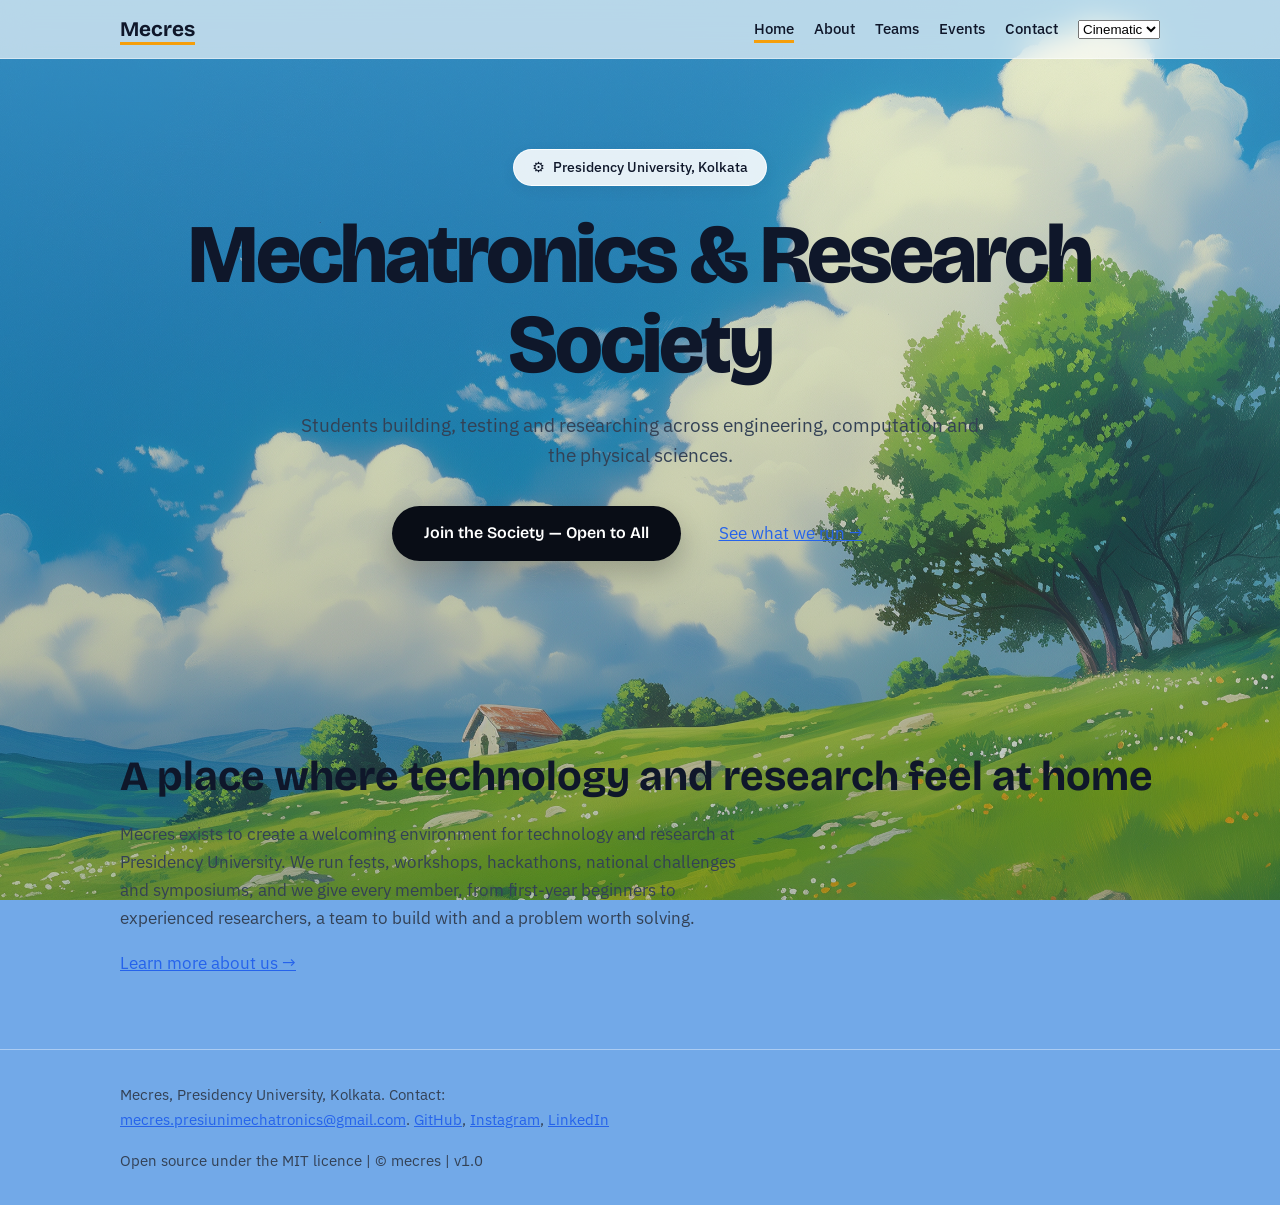
<file: index.html>
<!DOCTYPE html>
<html lang="en">
<head>
<meta charset="utf-8">
<meta name="viewport" content="width=device-width, initial-scale=1">
<title>Home | Mecres - Presidency University Kolkata</title>
<meta name="description" content="Mecres is the Mechatronics & Research Society of Presidency University, Kolkata.">
<link rel="icon" href="Mecres_Site_Favicon1.png" type="image/png">
<link rel="preconnect" href="https://fonts.googleapis.com">
<link rel="preconnect" href="https://fonts.gstatic.com" crossorigin>
<link href="https://fonts.googleapis.com/css2?family=Bricolage+Grotesque:opsz,wght@12..96,500;12..96,700&family=IBM+Plex+Sans:wght@400;500&display=swap" rel="stylesheet">
<link rel="stylesheet" href="styles.css">
</head>
<body data-theme="cinematic">
<header>
  <div class="wrap">
    <nav aria-label="Main">
      <a class="brand" href="index.html" id="brand">Mecres</a>
      <a class="hide-sm" href="index.html">Home</a>
      <a class="hide-sm" href="about.html">About</a>
      <a class="hide-sm" href="teams.html">Teams</a>
      <a class="hide-sm" href="events.html">Events</a>
      <a class="hide-sm" href="contact.html">Contact</a>
      <select id="theme-select" aria-label="Select theme">
        <option value="auto">Auto</option>
        <option value="light">Light</option>
        <option value="dark">Dark</option>
        <option value="cinematic" selected>Cinematic</option>
      </select>
    </nav>
  </div>
</header>

<main id="top">
  <!-- Cinematic Hero Banner -->
  <section class="hero-cinematic">
    <!-- Top Floating Pill Badge -->
    <div class="pill-badge">
      <span class="badge-icon">⚙️</span>
      <span id="uni">Presidency University Kolkata • Mechatronics & Research</span>
    </div>

    <!-- Dual-Tone Heading -->
    <h1 id="title">
      Stop Building Projects
      <span class="accent-text">In Isolated Silos</span>
    </h1>

    <!-- Subtitle / Tagline -->
    <p class="hero-subtitle" id="tagline">
      Robotics, embedded systems, AI, and hardware engineering — finally under one roof, collaborating together to solve real-world challenges.
    </p>

    <!-- Call to Action Buttons -->
    <div style="display: flex; gap: 12px; flex-wrap: wrap; justify-content: center; align-items: center;">
      <a href="contact.html" class="btn-pill-dark">
        Join the Society — Open to All
      </a>
      <a href="events.html" class="btn alt" style="border-radius: 999px; padding: 13px 26px;">
        See what we run &rarr;
      </a>
    </div>
  </section>

  <!-- About Preview Section -->
  <section id="about-preview">
    <div class="wrap">
      <h2>A place where technology and research feel at home</h2>
      <p id="mission"></p>
      <a class="btn alt" href="about.html">Learn more about us &rarr;</a>
    </div>
  </section>
</main>

<footer>
  <div class="wrap">
    <div id="foot"></div>
    <div>Open source under the MIT licence | © mecres | v1.0 </div>
  </div>
</footer>

<script src="script.js"></script>
</body>
</html>
</file>
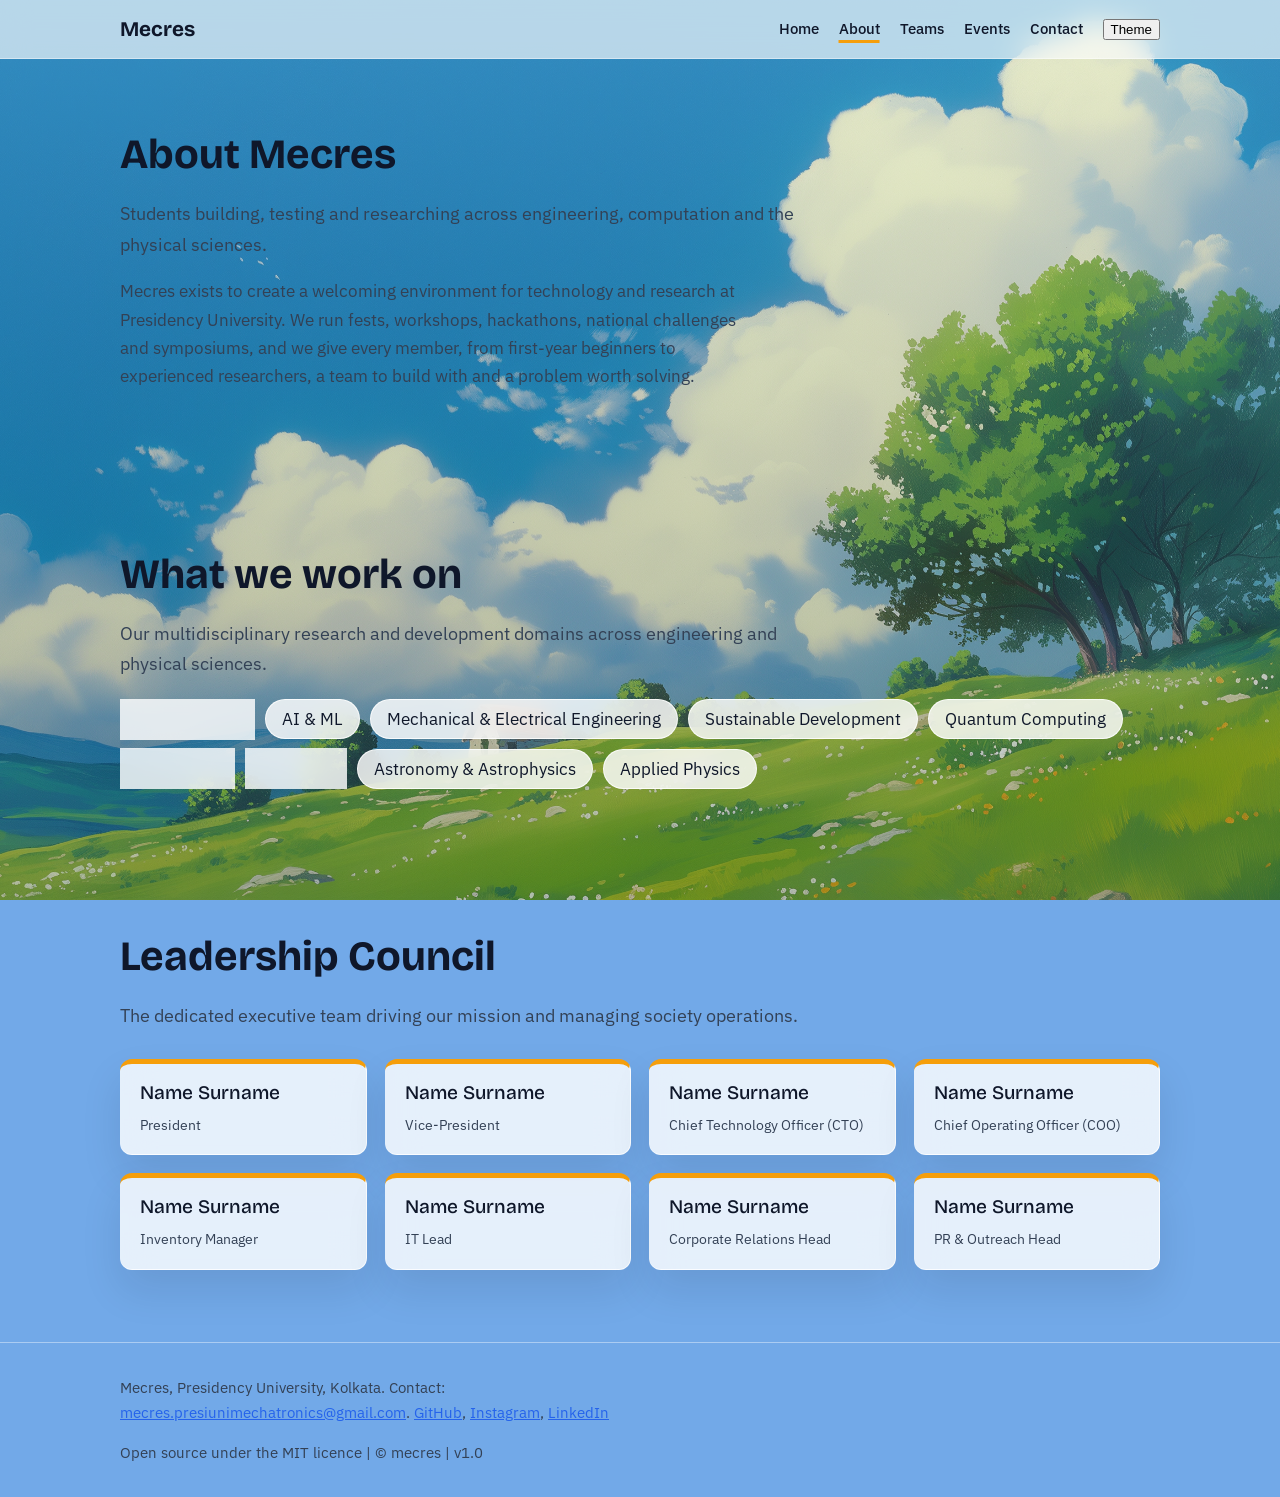
<file: about.html>
<!DOCTYPE html>
<html lang="en">
<head>
<meta charset="utf-8">
<meta name="viewport" content="width=device-width, initial-scale=1">
<title>About Us | Mecres - Presidency University Kolkata</title>
<meta name="description" content="Mecres is the Mechatronics & Research Society of Presidency University, Kolkata.">
<link rel="icon" href="Mecres_Site_Favicon1.png" type="image/png">
<link rel="preconnect" href="https://fonts.googleapis.com">
<link rel="preconnect" href="https://fonts.gstatic.com" crossorigin>
<link href="https://fonts.googleapis.com/css2?family=Bricolage+Grotesque:opsz,wght@12..96,500;12..96,700&family=IBM+Plex+Sans:wght@400;500&display=swap" rel="stylesheet">
<link rel="stylesheet" href="styles.css">
</head>
<body>
<header><div class="wrap"><nav aria-label="Main">
  <a class="brand" href="index.html" id="brand">Mecres</a>
  <a class="hide-sm" href="index.html">Home</a>
  <a class="hide-sm" href="about.html">About</a>
  <a class="hide-sm" href="teams.html">Teams</a>
  <a class="hide-sm" href="events.html">Events</a>
  <a class="hide-sm" href="contact.html">Contact</a>
  <button id="theme" aria-label="Toggle dark mode">Theme</button>
</nav></div></header>

<main id="top">
<section id="about"><div class="wrap">
  <h2>About Mecres</h2>
  <p class="lead" id="tagline"></p>
  <p id="mission"></p>
</div></section>

<section id="fields"><div class="wrap">
  <h2>What we work on</h2>
  <p class="lead">Our multidisciplinary research and development domains across engineering and physical sciences.</p>
  <ul class="chips" id="fieldList"></ul>
</div></section>

<section id="leaders"><div class="wrap">
  <h2>Leadership Council</h2>
  <p class="lead">The dedicated executive team driving our mission and managing society operations.</p>
  <div class="grid" id="leaderList"></div>
</div></section>

</main>

<footer><div class="wrap">
  <div id="foot"></div>
  <div>Open source under the MIT licence | © mecres | v1.0 </div>
</div></footer>

<script src="script.js"></script>
</body>
</html>
</file>
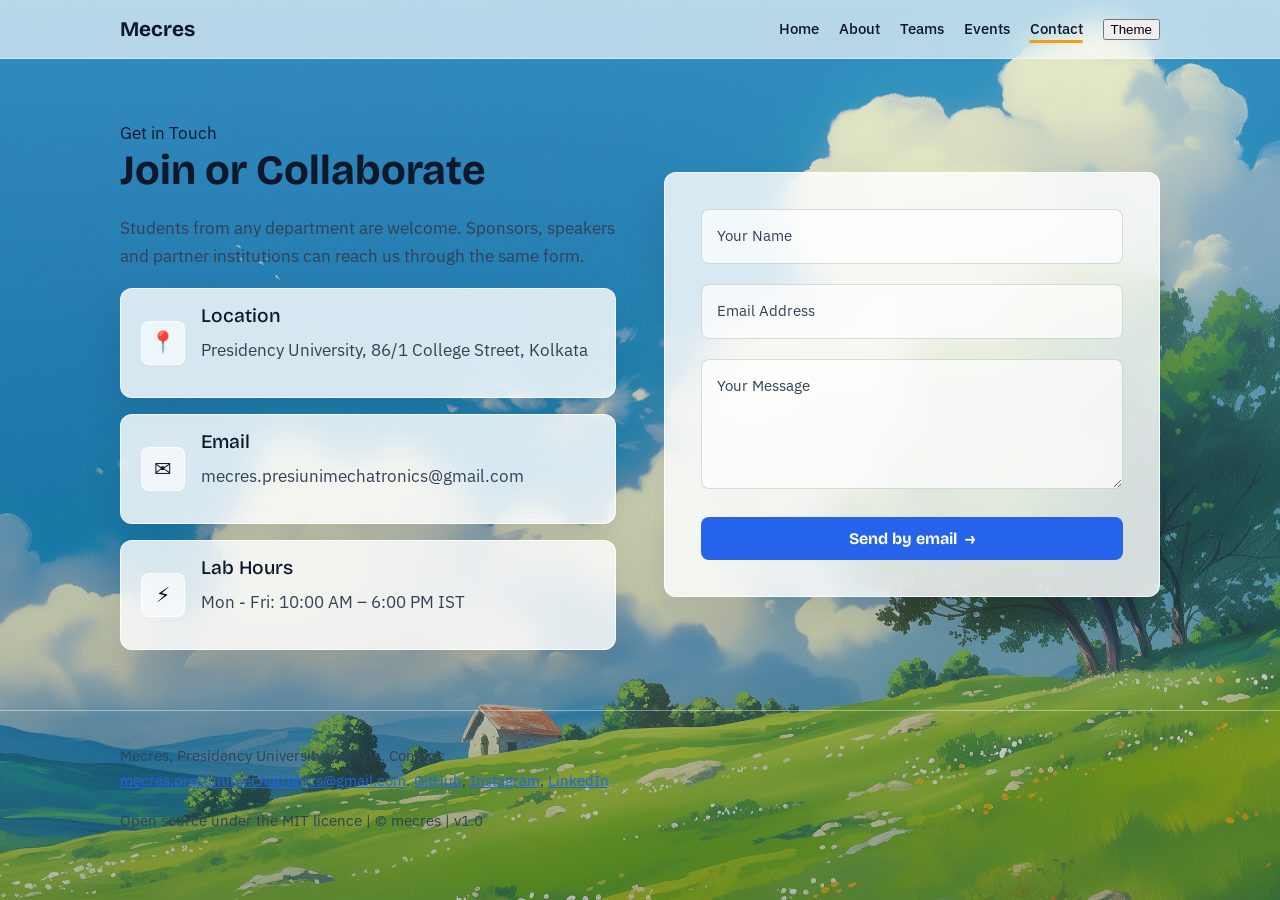
<file: contact.html>
<!DOCTYPE html>
<html lang="en">
<head>
<meta charset="utf-8">
<meta name="viewport" content="width=device-width, initial-scale=1">
<title>Contact & Join | Mecres - Presidency University Kolkata</title>
<meta name="description" content="Mecres is the Mechatronics & Research Society of Presidency University, Kolkata.">
<link rel="icon" href="Mecres_Site_Favicon1.png" type="image/png">
<link rel="preconnect" href="https://fonts.googleapis.com">
<link rel="preconnect" href="https://fonts.gstatic.com" crossorigin>
<link href="https://fonts.googleapis.com/css2?family=Bricolage+Grotesque:opsz,wght@12..96,500;12..96,700&family=IBM+Plex+Sans:wght@400;500&display=swap" rel="stylesheet">
<link rel="stylesheet" href="styles.css">
</head>
<body>
<header>
  <div class="wrap">
    <nav aria-label="Main">
      <a class="brand" href="index.html" id="brand">Mecres</a>
      <a class="hide-sm" href="index.html">Home</a>
      <a class="hide-sm" href="about.html">About</a>
      <a class="hide-sm" href="teams.html">Teams</a>
      <a class="hide-sm" href="events.html">Events</a>
      <a class="hide-sm" href="contact.html">Contact</a>
      <button id="theme" aria-label="Toggle dark mode">Theme</button>
    </nav>
  </div>
</header>

<main id="top">
  <section id="join" class="contact-section">
    <div class="wrap contact-wrapper">
      
      <!-- Left Column: Info & Details -->
      <div class="contact-info">
        <span class="tag">Get in Touch</span>
        <h2>Join or Collaborate</h2>
        <p id="joinText">Whether you're interested in research collaborations, student projects, or society membership, reach out to us.</p>
        
        <div class="info-cards">
          <div class="info-card">
            <div class="icon">📍</div>
            <div>
              <h3>Location</h3>
              <p>Presidency University, 86/1 College Street, Kolkata</p>
            </div>
          </div>

          <div class="info-card">
            <div class="icon">✉️</div>
            <div>
              <h3>Email</h3>
              <p>mecres.presiunimechatronics@gmail.com</p>
            </div>
          </div>

          <div class="info-card">
            <div class="icon">⚡</div>
            <div>
              <h3>Lab Hours</h3>
              <p>Mon - Fri: 10:00 AM – 6:00 PM IST</p>
            </div>
          </div>
        </div>
      </div>

      <!-- Right Column: Interactive Form -->
      <div class="contact-form-card">
        <form id="contact" class="contact-form">
          <div class="input-group">
            <input type="text" name="name" id="name" required placeholder=" " autocomplete="name">
            <label for="name">Your Name</label>
          </div>

          <div class="input-group">
            <input type="email" name="email" id="email" required placeholder=" " autocomplete="email">
            <label for="email">Email Address</label>
          </div>

          <div class="input-group">
            <textarea name="msg" id="msg" rows="4" required placeholder=" "></textarea>
            <label for="msg">Your Message</label>
          </div>

          <button class="btn submit-btn" type="submit">
            <span>Send by email</span>
            <span class="arrow">→</span>
          </button>
        </form>
      </div>

    </div>
  </section>
</main>

<footer>
  <div class="wrap">
    <div id="foot"></div>
    <div>Open source under the MIT licence | © mecres | v1.0 </div>
  </div>
</footer>

<script src="script.js"></script>
</body>
</html>
</file>
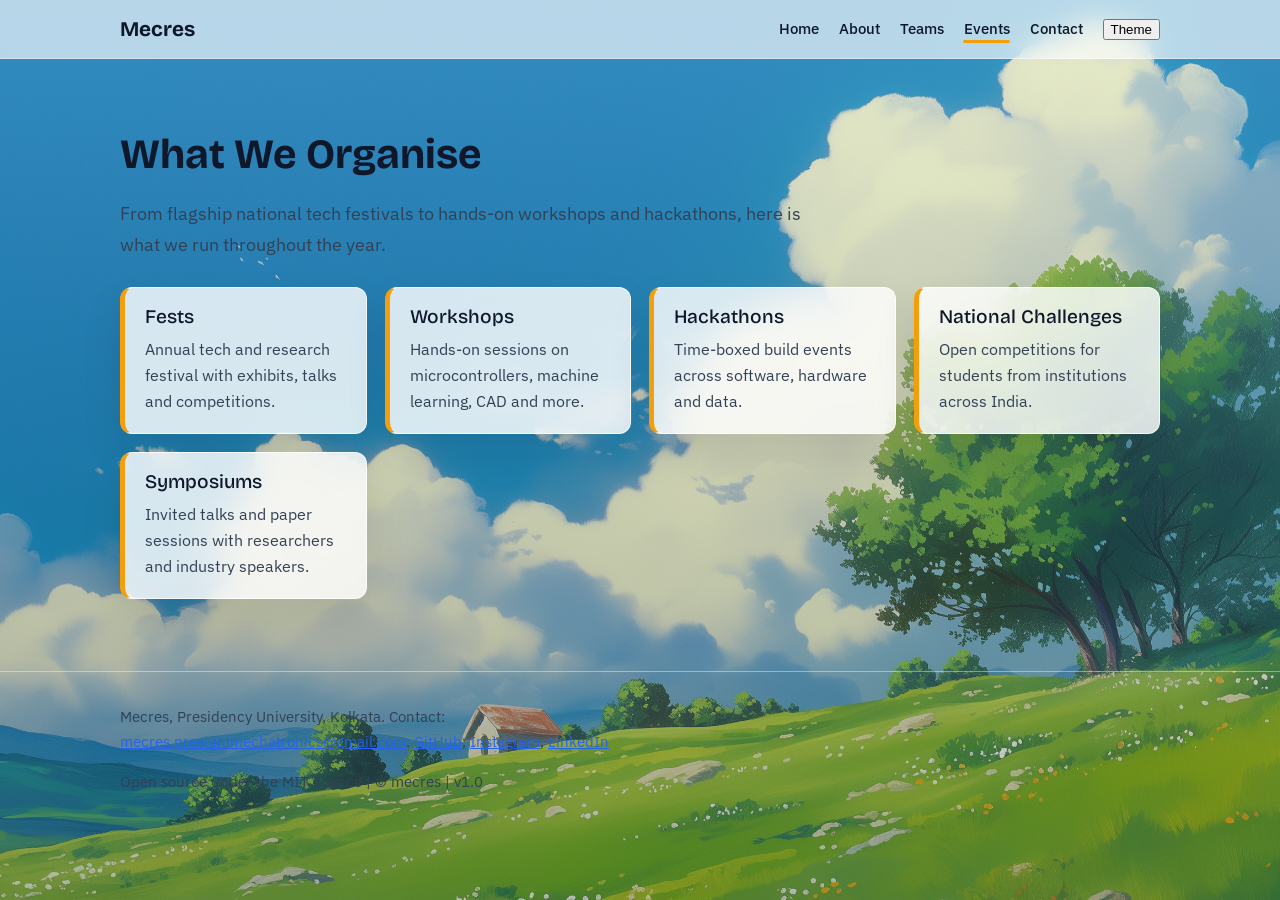
<file: events.html>
<!DOCTYPE html>
<html lang="en">
<head>
<meta charset="utf-8">
<meta name="viewport" content="width=device-width, initial-scale=1">
<title>Events & Initiatives | Mecres - Presidency University Kolkata</title>
<meta name="description" content="Mecres is the Mechatronics & Research Society of Presidency University, Kolkata.">
<link rel="icon" href="Mecres_Site_Favicon1.png" type="image/png">
<link rel="preconnect" href="https://fonts.googleapis.com">
<link rel="preconnect" href="https://fonts.gstatic.com" crossorigin>
<link href="https://fonts.googleapis.com/css2?family=Bricolage+Grotesque:opsz,wght@12..96,500;12..96,700&family=IBM+Plex+Sans:wght@400;500&display=swap" rel="stylesheet">
<link rel="stylesheet" href="styles.css">
</head>
<body>
<header><div class="wrap"><nav aria-label="Main">
  <a class="brand" href="index.html" id="brand">Mecres</a>
  <a class="hide-sm" href="index.html">Home</a>
  <a class="hide-sm" href="about.html">About</a>
  <a class="hide-sm" href="teams.html">Teams</a>
  <a class="hide-sm" href="events.html">Events</a>
  <a class="hide-sm" href="contact.html">Contact</a>
  <button id="theme" aria-label="Toggle dark mode">Theme</button>
</nav></div></header>

<main id="top">
<section id="events"><div class="wrap">
  <h2>What We Organise</h2>
  <p class="lead">From flagship national tech festivals to hands-on workshops and hackathons, here is what we run throughout the year.</p>
  <div class="grid" id="eventList"></div>
</div></section>

</main>

<footer><div class="wrap">
  <div id="foot"></div>
  <div>Open source under the MIT licence | © mecres | v1.0 </div>
</div></footer>

<script src="script.js"></script>
</body>
</html>
</file>
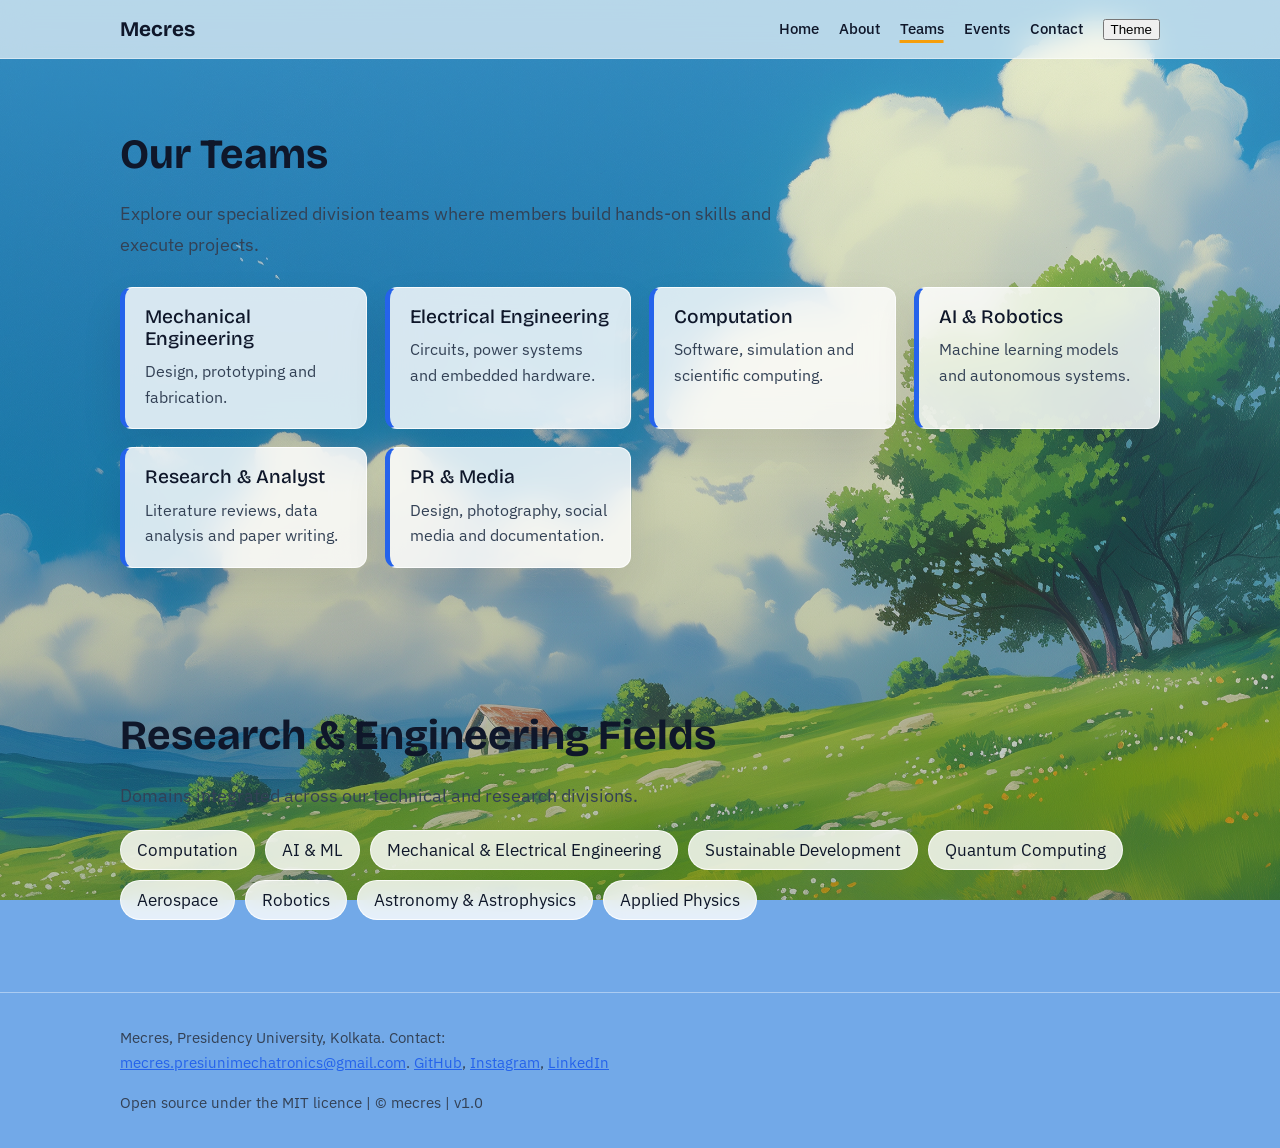
<file: teams.html>
<!DOCTYPE html>
<html lang="en">
<head>
<meta charset="utf-8">
<meta name="viewport" content="width=device-width, initial-scale=1">
<title>Our Teams | Mecres - Presidency University Kolkata</title>
<meta name="description" content="Mecres is the Mechatronics & Research Society of Presidency University, Kolkata.">
<link rel="icon" href="Mecres_Site_Favicon1.png" type="image/png">
<link rel="preconnect" href="https://fonts.googleapis.com">
<link rel="preconnect" href="https://fonts.gstatic.com" crossorigin>
<link href="https://fonts.googleapis.com/css2?family=Bricolage+Grotesque:opsz,wght@12..96,500;12..96,700&family=IBM+Plex+Sans:wght@400;500&display=swap" rel="stylesheet">
<link rel="stylesheet" href="styles.css">
</head>
<body>
<header><div class="wrap"><nav aria-label="Main">
  <a class="brand" href="index.html" id="brand">Mecres</a>
  <a class="hide-sm" href="index.html">Home</a>
  <a class="hide-sm" href="about.html">About</a>
  <a class="hide-sm" href="teams.html">Teams</a>
  <a class="hide-sm" href="events.html">Events</a>
  <a class="hide-sm" href="contact.html">Contact</a>
  <button id="theme" aria-label="Toggle dark mode">Theme</button>
</nav></div></header>

<main id="top">
<section id="teams"><div class="wrap">
  <h2>Our Teams</h2>
  <p class="lead">Explore our specialized division teams where members build hands-on skills and execute projects.</p>
  <div class="grid" id="teamList"></div>
</div></section>

<section id="fields-summary"><div class="wrap">
  <h2>Research & Engineering Fields</h2>
  <p class="lead">Domains integrated across our technical and research divisions.</p>
  <ul class="chips" id="fieldList"></ul>
</div></section>

</main>

<footer><div class="wrap">
  <div id="foot"></div>
  <div>Open source under the MIT licence | © mecres | v1.0 </div>
</div></footer>

<script src="script.js"></script>
</body>
</html>
</file>
<file: styles.css>
/* Mecres Society Stylesheet - Default Cinematic Theme */

/* ==========================================================================
   1. Root Variables & Typography
   ========================================================================== */
:root {
  --paper: transparent;
  --card: rgba(255, 255, 255, 0.82);
  --ink: #0f172a;
  --muted: #334155;
  --line: rgba(15, 23, 42, 0.08);
  --blue: #2563eb;
  --signal: #f59e0b;
  --on-blue: #ffffff;
  --head: "Bricolage Grotesque", "Trebuchet MS", sans-serif;
  --body: "IBM Plex Sans", system-ui, "Segoe UI", sans-serif;
}

/* ==========================================================================
   2. Base Reset & Full-Bleed Background
   ========================================================================== */
* {
  box-sizing: border-box;
}

html {
  scroll-behavior: smooth;
  scroll-padding-top: 70px;
}

body {
  margin: 0;
  color: var(--ink);
  font: 400 1.0625rem/1.65 var(--body);
  background-color: #72a9e8; /* Fallback sky blue */
  background-image: 
    linear-gradient(to bottom, rgba(255, 255, 255, 0.2) 0%, rgba(15, 23, 42, 0.25) 100%),
    url('ghibli-bg.png');
  background-size: cover;
  background-position: center bottom;
  background-attachment: fixed;
  background-repeat: no-repeat;
  min-height: 100vh;
}

h1, h2, h3 {
  font-family: var(--head);
  line-height: 1.12;
  margin: 0 0 .5em;
  color: var(--ink);
}

h1 {
  font-size: clamp(2.6rem, 7vw, 5rem);
  font-weight: 800;
  letter-spacing: -.02em;
}

h2 {
  font-size: clamp(1.8rem, 4vw, 2.6rem);
  font-weight: 700;
}

h3 {
  font-size: 1.2rem;
  font-weight: 500;
}

p {
  margin: 0 0 1em;
  max-width: 62ch;
  color: var(--muted);
}

a {
  color: var(--blue);
}

:focus-visible {
  outline: 3px solid var(--signal);
  outline-offset: 2px;
}

.wrap {
  max-width: 1080px;
  margin: 0 auto;
  padding: 0 20px;
}

section {
  padding: 72px 0;
}

.lead {
  color: var(--muted);
  font-size: 1.15rem;
}

/* ==========================================================================
   3. Glassmorphic Navigation Header
   ========================================================================== */
header {
  position: sticky;
  top: 0;
  z-index: 10;
  background: rgba(255, 255, 255, 0.65);
  backdrop-filter: blur(14px);
  -webkit-backdrop-filter: blur(14px);
  border-bottom: 1px solid rgba(255, 255, 255, 0.4);
}

nav {
  display: flex;
  align-items: center;
  gap: 20px;
  height: 58px;
}

.brand {
  font: 700 1.3rem var(--head);
  color: var(--ink);
  text-decoration: none;
  margin-right: auto;
}

nav a:not(.brand) {
  color: var(--ink);
  text-decoration: none;
  font-size: .95rem;
  font-weight: 500;
}

nav a:not(.brand):hover,
nav a.active {
  text-decoration: underline;
  text-decoration-color: var(--signal);
  text-underline-offset: 6px;
  text-decoration-thickness: 3px;
}

@media (max-width: 760px) {
  nav a.hide-sm {
    display: none;
  }
}

/* ==========================================================================
   4. Hero Section
   ========================================================================== */
.hero-cinematic {
  display: flex;
  flex-direction: column;
  align-items: center;
  justify-content: center;
  text-align: center;
  padding: 90px 20px 120px;
  max-width: 960px;
  margin: 0 auto;
}

.pill-badge {
  display: inline-flex;
  align-items: center;
  gap: 8px;
  background: rgba(255, 255, 255, 0.88);
  backdrop-filter: blur(10px);
  -webkit-backdrop-filter: blur(10px);
  border: 1px solid rgba(255, 255, 255, 0.9);
  padding: 6px 18px;
  border-radius: 9999px;
  font-size: 0.88rem;
  font-weight: 500;
  color: #0f172a;
  box-shadow: 0 4px 15px rgba(0, 0, 0, 0.05);
  margin-bottom: 24px;
}

.hero-cinematic h1 {
  font-size: clamp(2.8rem, 6.5vw, 5.2rem);
  line-height: 1.08;
  letter-spacing: -0.035em;
  margin-bottom: 20px;
}

.hero-cinematic h1 .accent-text {
  color: var(--blue);
  display: block;
  margin-top: 4px;
}

.hero-cinematic p.hero-subtitle {
  font-size: 1.18rem;
  max-width: 680px;
  margin: 0 auto 36px;
  line-height: 1.6;
}

.btn-pill-dark {
  background: #090d16;
  color: #ffffff !important;
  padding: 14px 32px;
  border-radius: 9999px;
  font-family: var(--head);
  font-weight: 600;
  font-size: 1rem;
  text-decoration: none;
  display: inline-flex;
  align-items: center;
  justify-content: center;
  box-shadow: 0 12px 28px rgba(9, 13, 22, 0.22);
  transition: all 0.2s ease;
}

.btn-pill-dark:hover {
  transform: translateY(-2px);
  background: #1e293b;
  box-shadow: 0 16px 36px rgba(9, 13, 22, 0.32);
}

/* ==========================================================================
   5. Glassmorphic Cards & Grid Layouts
   ========================================================================== */
.grid {
  display: grid;
  grid-template-columns: repeat(auto-fill, minmax(240px, 1fr));
  gap: 18px;
  margin-top: 28px;
}

.box,
.contact-form-card,
.info-card {
  background: var(--card);
  backdrop-filter: blur(16px);
  -webkit-backdrop-filter: blur(16px);
  border: 1px solid rgba(255, 255, 255, 0.8);
  box-shadow: 0 20px 40px rgba(15, 23, 42, 0.1);
  border-radius: 12px;
}

.box {
  border-left: 5px solid var(--blue);
  padding: 18px 20px;
}

.box p {
  margin: 0;
  font-size: .98rem;
}

.box.ev {
  border-left-color: var(--signal);
}

.person {
  border-left: 0;
  border-top: 5px solid var(--signal);
}

.person small {
  color: var(--muted);
  display: block;
}

.chips {
  display: flex;
  flex-wrap: wrap;
  gap: 10px;
  padding: 0;
  list-style: none;
  margin: 20px 0 0;
}

.chips li {
  border: 1px solid rgba(255, 255, 255, 0.8);
  border-radius: 999px;
  padding: 5px 16px;
  background: var(--card);
  backdrop-filter: blur(10px);
}

/* ==========================================================================
   6. Contact Section & Interactive Form
   ========================================================================== */
.contact-section {
  padding: 60px 0;
}

.contact-wrapper {
  display: grid;
  grid-template-columns: 1fr 1fr;
  gap: 48px;
  align-items: center;
}

.info-cards {
  display: flex;
  flex-direction: column;
  gap: 16px;
}

.info-card {
  display: flex;
  align-items: center;
  gap: 16px;
  padding: 16px 20px;
  transition: border-color 0.25s ease, transform 0.2s ease;
}

.info-card:hover {
  border-color: var(--blue);
  transform: translateY(-2px);
}

.info-card .icon {
  font-size: 1.3rem;
  background: rgba(255, 255, 255, 0.6);
  border: 1px solid rgba(255, 255, 255, 0.8);
  width: 44px;
  height: 44px;
  display: flex;
  align-items: center;
  justify-content: center;
  border-radius: 8px;
}

.contact-form-card {
  padding: 36px;
}

form {
  display: grid;
  gap: 20px;
  width: 100%;
}

.input-group {
  position: relative;
}

.input-group input,
.input-group textarea {
  width: 100%;
  padding: 14px 16px;
  background: rgba(255, 255, 255, 0.7);
  border: 1px solid rgba(15, 23, 42, 0.15);
  border-radius: 8px;
  color: var(--ink);
  font: inherit;
  font-size: 0.95rem;
  outline: none;
  transition: border-color 0.25s ease, box-shadow 0.25s ease;
}

.input-group label {
  position: absolute;
  left: 16px;
  top: 14px;
  color: var(--muted);
  font-size: 0.95rem;
  pointer-events: none;
  transition: all 0.25s ease;
}

.input-group input:focus ~ label,
.input-group input:not(:placeholder-shown) ~ label,
.input-group textarea:focus ~ label,
.input-group textarea:not(:placeholder-shown) ~ label {
  top: -10px;
  left: 12px;
  font-size: 0.75rem;
  font-weight: 600;
  color: var(--blue);
  background: rgba(255, 255, 255, 0.95);
  padding: 0 6px;
  border-radius: 4px;
}

.input-group input:focus,
.input-group textarea:focus {
  border-color: var(--blue);
}

.submit-btn {
  width: 100%;
  padding: 12px 24px;
  background: var(--blue);
  color: var(--on-blue);
  font-family: var(--head);
  font-weight: 700;
  font-size: 1rem;
  border: none;
  border-radius: 8px;
  cursor: pointer;
  display: flex;
  align-items: center;
  justify-content: center;
  gap: 8px;
  transition: all 0.2s ease;
}

.submit-btn:hover {
  transform: translateY(-2px);
  opacity: 0.95;
}

/* ==========================================================================
   7. Animations & Footer
   ========================================================================== */
.gears {
  width: 100%;
  max-width: 380px;
  justify-self: center;
  color: var(--ink);
}

.spin {
  transform-origin: center;
  transform-box: fill-box;
  animation: spin 24s linear infinite;
}

@keyframes spin {
  to {
    transform: rotate(360deg);
  }
}

@media (prefers-reduced-motion: reduce) {
  .spin {
    animation: none;
  }
}

@media (max-width: 820px) {
  .contact-wrapper {
    grid-template-columns: 1fr;
    gap: 36px;
  }

  .contact-form-card {
    padding: 24px;
  }
}

footer {
  border-top: 1px solid rgba(255, 255, 255, 0.4);
  padding: 32px 0;
  color: var(--muted);
  font-size: .95rem;
}
</file>
